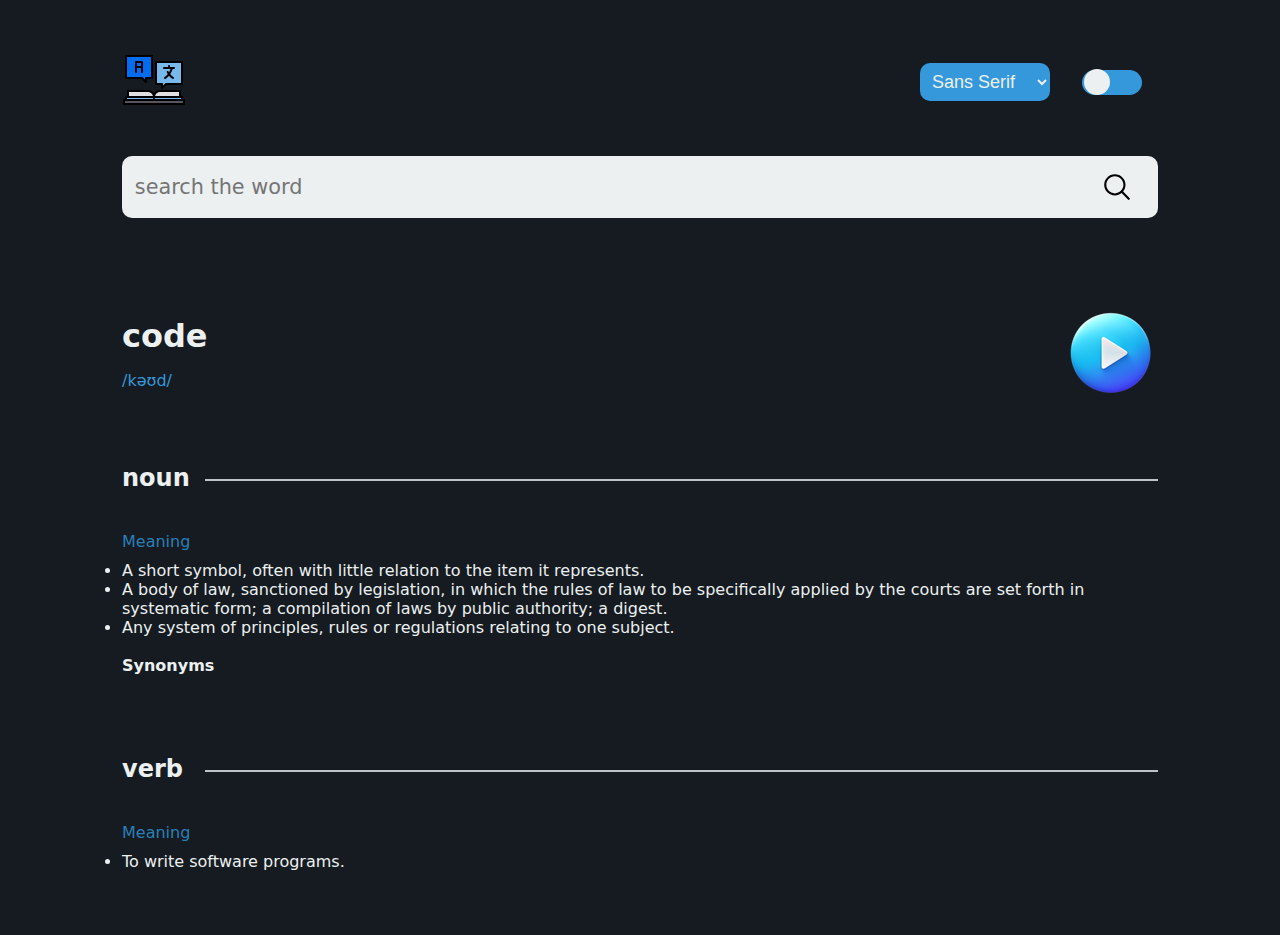
<file: dictionary/index.html>
<!DOCTYPE html>
<html lang="en">
	<head>
		<meta charset="UTF-8" />
		<meta name="viewport" content="width=device-width, initial-scale=1.0" />
		<link rel="stylesheet" href="style.css" />
		<title>Vanilla Javascript Dictionary App</title>
	</head>
	<body class="dark">
		<header>
			<div class="container">
				<nav>
					<div class="logo">
						<img src="./images/logo.png" alt="" />
					</div>
					<div class="content">
						<select name="" id="">
							<option value="sans-serif">Sans Serif</option>
							<option value="system-ui">System</option>
							<option value="monospace">Monospace</option>
							<option value="serif">Serif</option>
						</select>

						<label class="switch">
							<input type="checkbox" />
							<span class="slider round"></span>
						</label>
					</div>
				</nav>

				<form action="">
					<input type="text" placeholder="search the word" />
					<img src="./images/search.svg" class="search" alt="" />
				</form>
			</div>
		</header>

		<section class="result">
			<div class="container">
				<div class="result_header">
					<div class="">
						<h2 class="word">code</h2>
						<p class="phonetics">/kəʊd/</p>
					</div>

					<img src="./images/play-3d.png" alt="" />
				</div>
				<div class="result_noun">
					<h3>noun</h3>
					<p>Meaning</p>
					<ul class="result_meanings_noun">
						<li>
							A short symbol, often with little relation to the item it
							represents.
						</li>
						<li>
							A body of law, sanctioned by legislation, in which the rules of
							law to be specifically applied by the courts are set forth in
							systematic form; a compilation of laws by public authority; a
							digest.
						</li>

						<li>
							Any system of principles, rules or regulations relating to one
							subject.
						</li>
					</ul>
					<br />
					<h4>Synonyms</h4>
					<div class="result_synonyms"></div>
				</div>

				<div class="result_verb">
					<h3>verb</h3>
					<p>Meaning</p>
					<ul class="result_meanings_verb">
						<li>To write software programs.</li>
					</ul>
				</div>
			</div>
		</section>
		<script src="index.js" defer></script>
	</body>
</html>
</file>
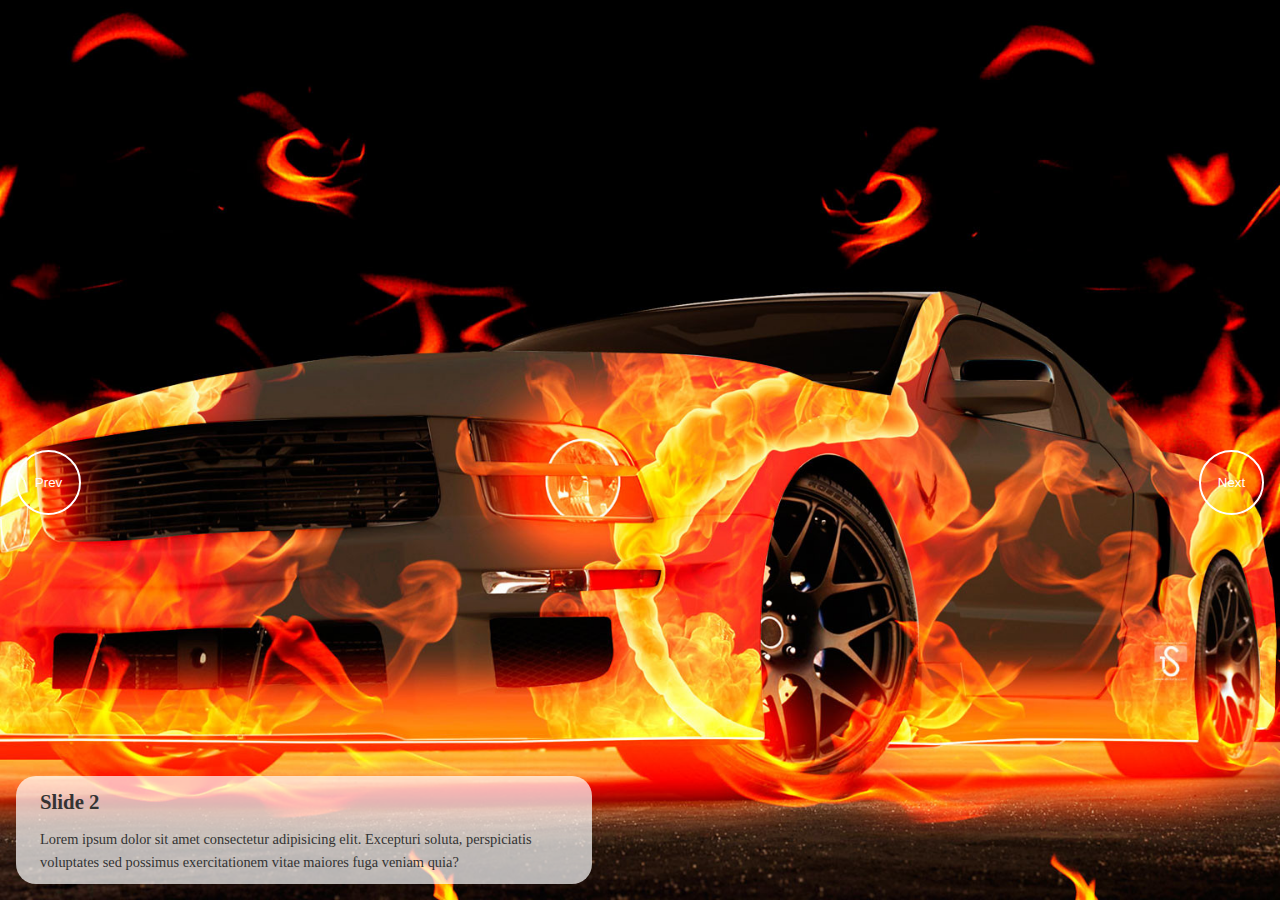
<file: responsive_image_slider/index.html>
<!DOCTYPE html>
<html lang="en">
	<head>
		<meta charset="UTF-8" />
		<meta name="viewport" content="width=device-width, initial-scale=1.0" />
		<title>Full screen slider</title>
		<link rel="stylesheet" href="style.css" />
	</head>
	<body>
		<div class="slider">
			<div class="slide">
				<div class="content">
					<h1>Slide 1</h1>
					<p>
						Lorem ipsum dolor sit amet consectetur adipisicing elit. Excepturi
						soluta, perspiciatis voluptates sed possimus exercitationem vitae
						maiores fuga veniam quia?
					</p>
				</div>
			</div>
			<div class="slide current">
				<div class="content">
					<h1>Slide 2</h1>
					<p>
						Lorem ipsum dolor sit amet consectetur adipisicing elit. Excepturi
						soluta, perspiciatis voluptates sed possimus exercitationem vitae
						maiores fuga veniam quia?
					</p>
				</div>
			</div>
			<div class="slide">
				<div class="content">
					<h1>Slide 3</h1>
					<p>
						Lorem ipsum dolor sit amet consectetur adipisicing elit. Excepturi
						soluta, perspiciatis voluptates sed possimus exercitationem vitae
						maiores fuga veniam quia?
					</p>
				</div>
			</div>
			<div class="slide">
				<div class="content">
					<h1>Slide 4</h1>
					<p>
						Lorem ipsum dolor sit amet consectetur adipisicing elit. Excepturi
						soluta, perspiciatis voluptates sed possimus exercitationem vitae
						maiores fuga veniam quia?
					</p>
				</div>
			</div>
			<div class="slide">
				<div class="content">
					<h1>Slide 5</h1>
					<p>
						Lorem ipsum dolor sit amet consectetur adipisicing elit. Excepturi
						soluta, perspiciatis voluptates sed possimus exercitationem vitae
						maiores fuga veniam quia?
					</p>
				</div>
			</div>
			<div class="slide">
				<div class="content">
					<h1>Slide 6</h1>
					<p>
						Lorem ipsum dolor sit amet consectetur adipisicing elit. Excepturi
						soluta, perspiciatis voluptates sed possimus exercitationem vitae
						maiores fuga veniam quia?
					</p>
				</div>
			</div>
		</div>
		<div class="buttons">
			<!-- TODO: use arrow icons -->
			<button id="prev">Prev</button>
			<button id="next">Next</button>
		</div>

		<script src="script.js"></script>
	</body>
</html>
</file>
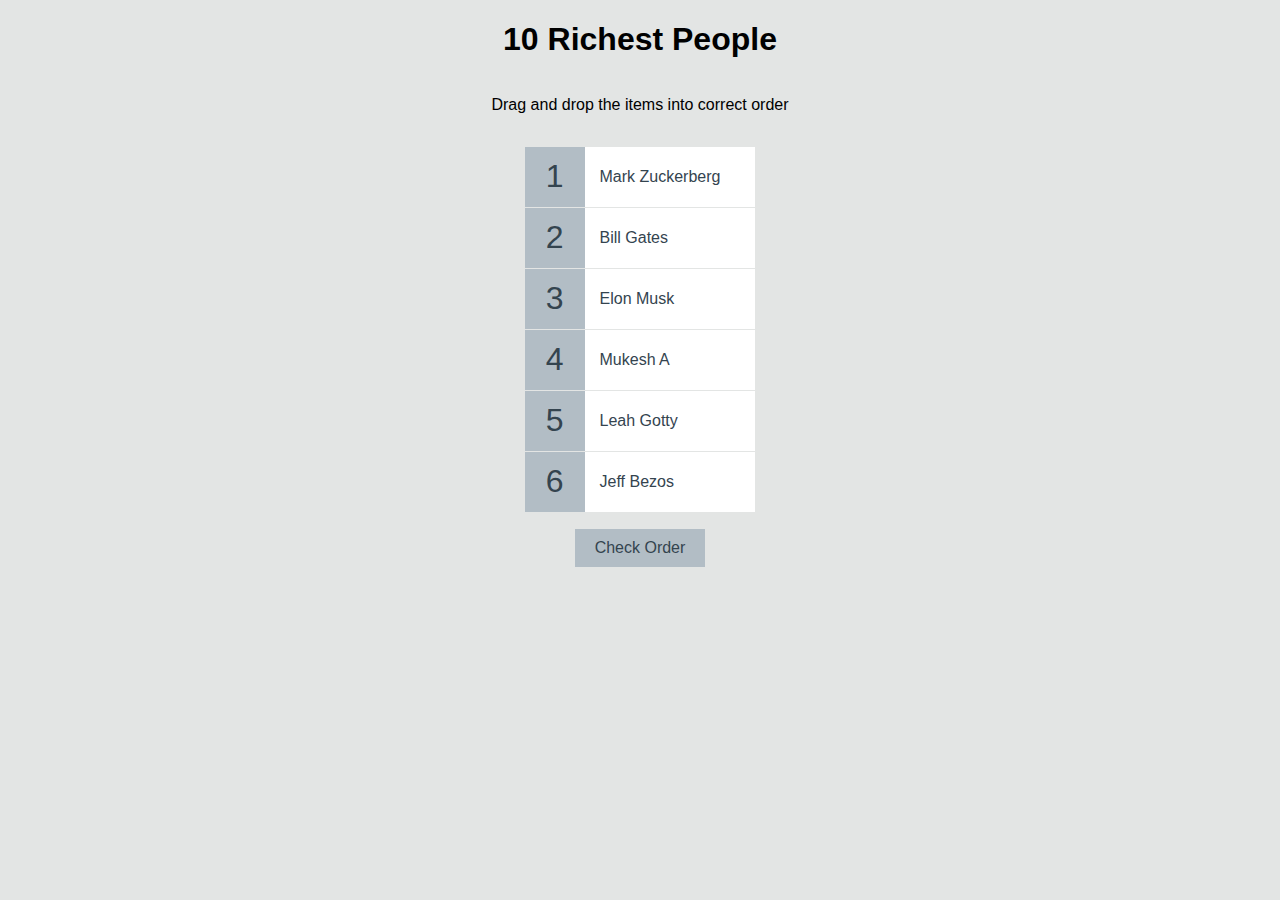
<file: sortable-dnd-list/index.html>
<!DOCTYPE html>
<html lang="en">
	<head>
		<meta charset="UTF-8" />
		<meta name="viewport" content="width=device-width, initial-scale=1.0" />
		<title>DND List</title>
		<link rel="stylesheet" href="style.css" />
	</head>
	<body>
		<h1>10 Richest People</h1>
		<p>Drag and drop the items into correct order</p>
		<ul class="draggable-list" id="draggable-list"></ul>
		<button class="check-btn" id="check">Check Order</button>

		<script src="script.js"></script>
	</body>
</html>
</file>
<file: dictionary/style.css>
:root {
	/* Light Mode Colors */
	--light-primary-color: #3498db;
	--light-secondary-color: #2ecc71;
	--light-accent-color: #e74c3c;
	--light-background-color: #ecf0f1;
	--light-text-color: #34495e;
	--light-border-color: #bdc3c7;
	--light-link-color: #2980b9;

	/* Dark Mode Colors */
	--dark-primary-color: #1a5276;
	--dark-secondary-color: #27ae60;
	--dark-accent-color: #c0392b;
	--dark-background-color: #151b20;
	--dark-text-color: #ecf0f1;
	--dark-border-color: #7f8c8d;
	--dark-link-color: #3498db;

	/* Common Colors */
	--common-link-hover-color: #1abc9c;
}
* {
	padding: 0;
	margin: 0;
	box-sizing: border-box;
}
body {
	font-family: system-ui, -apple-system, BlinkMacSystemFont, "Segoe UI", Roboto,
		sans-serif;
	background-color: var(--light-background-color);
	color: var(--light-text-color);
}

body.dark {
	background-color: var(--dark-background-color);
	color: var(--dark-text-color);
}

.container {
	max-width: 1100px;
	width: 100%;
	overflow: hidden;
	padding: 0 2rem;
	margin: 0 auto;
}

header {
	padding: 3rem 0;
}

nav {
	display: flex;
	align-items: center;
	justify-content: space-between;
}
.content {
	display: flex;
	align-items: center;
}
.content select {
	border: none;
	padding: 0.5rem;
	margin-right: 2rem;
	background-color: var(--light-primary-color);
	color: var(--light-background-color);
	border-radius: 10px;
	font-size: large;
}
.content img {
	width: 2rem;
	height: 2rem;
}

.switch {
	position: relative;
	display: inline-block;
	width: 60px;
	height: 25px;
	margin-right: 1rem;
}

.switch input {
	opacity: 0;
	width: 0;
	height: 0;
}
/* input[type="checkbox"] {
	display: none;
} */
.slider {
	position: absolute;
	cursor: pointer;
	/* inset: 0; */
	top: 0;
	left: 0;
	right: 0;
	bottom: 0;
	background-color: var(--light-primary-color);
	border-radius: 34px;
}

.slider::before {
	position: absolute;
	content: "";
	height: 26px;
	width: 26px;
	border-radius: 50%;
	left: 2px;
	bottom: 0;
	background-color: var(--light-background-color);
	transition: 0.4s ease-in-out;
}
/* Rounded sliders */
/* .slider.round {
	border-radius: 34px;
} */

input:checked + .slider {
	background-color: var(--light-accent-color);
}
input:checked + .slider::before {
	transform: translateX(26px);
}
input:focus + .slider {
	box-shadow: 0 0 1px var(--dark-link-color);
}

form {
	margin: 2.5rem 0;
	position: relative;
}

form input {
	width: 100%;
	background-color: var(--dark-text-color);
	padding: 1.2rem 0.8rem;
	outline: none;
	border: none;
	border-radius: 10px;
	font-size: 1.3rem;
	font-family: inherit;
}

form input:focus {
	border: 1px solid var(--light-link-color);
}

form img {
	width: 2rem;
	height: 2rem;
	object-fit: cover;
	top: 50%;
	left: 96%;
	transform: translate(-50%, -50%);
	position: absolute;
	cursor: pointer;
}
.result_header {
	display: flex;
	align-items: center;
	justify-content: space-between;
}
.result_header h2 {
	font-size: 2rem;
	margin-bottom: 1rem;
}
.result_header p {
	color: var(--dark-link-color);
}
.result_header img {
	cursor: pointer;
}

.result_header img:hover {
	opacity: 0.7;
}
.result_noun,
.result_verb {
	margin: 4rem 0;
}
.result_noun h3,
.result_verb h3 {
	font-size: 1.5rem;
	margin-bottom: 2.5rem;
	position: relative;
}

.result_noun h3::after,
.result_verb h3::after,
.result_synonyms h3::after {
	position: absolute;
	content: "";
	width: 92%;
	height: 2px;
	background-color: var(--light-border-color);
	top: 15px;
	bottom: 0;
	right: 0;
}

.result_noun > p,
.result_verb > p {
	color: var(--light-link-color);
	margin-bottom: 10px;
}
.result_meanings {
	margin: 2rem 0;
}

.result_meanings li {
	list-style-type: none;
	margin: 1rem 0;
	display: flex;
	align-items: center;
	margin-left: 2rem;
}
.result_meanings li::before {
	content: "\2022";
	color: var(--light-link-color);
	font-size: 1.5rem;
	width: 1rem;
	padding-right: 1.5rem;
}

.result_synonyms {
	display: flex;
	gap: 10px;
	color: white;
	justify-content: center;
	align-items: center;
	flex-wrap: wrap;
	margin-top: 1rem;
}
</file>
<file: responsive_image_slider/style.css>
/* TODO: import font family */

* {
	box-sizing: border-box;
	margin: 0;
	padding: 0;
}

body {
	/*TODO: use imported fonts here */
	font-family: "Trebuchet MS", "Lucida Sans Unicode";
	background-color: #333;
	color: aliceblue;
	line-height: 1.6;
	position: relative;
}

p {
	font-size: 0.9rem;
}

.slider {
	/**we gonna position stuff absolute */
	position: relative;
	overflow: hidden;
	/**dvh supported in chrome 118 for other browsers use vh or other units */
	height: 100dvh;
	width: 100vw;
}
.slide {
	position: absolute;
	top: 0;
	left: 0;
	width: 100%;
	height: 100%;
	opacity: 0;
	transition: opacity 0.5s ease;
	/**see css nesting rules for compound selectors*/
	&.current {
		opacity: 1;

		& .content {
			opacity: 1;
			transform: translateX(4rem);
			transition: all 0.5s ease 0.3s;

			@media (max-width: 500px) {
				transform: translateY(-300px);
			}
		}
	}
	/**selector rule for children selector  */
	.content {
		padding: 0.6rem 1.5rem;
		position: absolute;
		border-radius: 20px;
		bottom: 1rem;
		left: -3rem;
		opacity: 0;
		width: 45vw;
		background-color: rgba(255, 255, 255, 0.7);
		color: #333;

		@media (max-width: 500px) {
			bottom: -300px;
			left: 0;
			width: 100%;
		}

		& h1 {
			margin-bottom: 0.6rem;
			font-size: 1.3rem;
		}
	}

	&:first-child {
		background: url("./images/picture1.jpg") no-repeat center center/cover;
	}
	&:nth-child(2) {
		background: url("./images/picture2.jpg") no-repeat center center/cover;
	}
	&:nth-child(3) {
		background: url("./images/picture3.jpg") no-repeat center center/cover;
	}
	&:nth-child(4) {
		background: url("./images/picture4.jpg") no-repeat center center/cover;
	}
	&:nth-child(5) {
		background: url("./images/picture5.jpg") no-repeat center center/cover;
	}
	&:nth-child(6) {
		background: url("./images/picture6.jpg") no-repeat center center/cover;
	}
}
button {
	border: 2px solid #fff;
	border-radius: 50%;
	width: 65px;
	height: 65px;
	background-color: transparent;
	color: #fff;
	cursor: pointer;
	padding: 0.6rem 1rem;
	&:hover {
		background-color: #fff;
		color: black;
	}

	&#next {
		position: absolute;
		top: 50%;
		right: 1rem;
	}
	&#prev {
		position: absolute;
		top: 50%;
		left: 1rem;
	}
}
</file>
<file: sortable-dnd-list/style.css>
:root {
	--border-color: #e3e5e4;
	--background-color: rgb(178, 189, 197);
	--text-color: #34444f;
}
* {
	box-sizing: border-box;
}
body {
	background-color: var(--border-color);
	display: flex;
	flex-direction: column;
	align-items: center;
	justify-content: flex-start;
	height: 100dvh;
	margin: 0;
	font-family: "Trebuchet MS", sans-serif;
}

.draggable-list {
	border: 1px solid var(--border-color);
	color: var(--text-color);
	padding: 0;
	list-style-type: none;

	& li {
		background-color: white;
		display: flex;
		flex: 1;

		&:not(:last-of-type) {
			border-bottom: 1px solid var(--border-color);
		}
	}
	& .number {
		background-color: var(--background-color);
		display: flex;
		align-items: center;
		justify-content: center;
		font-size: 2rem;
		height: 60px;
		width: 60px;
	}

	& .draggable {
		cursor: pointer;
		display: flex;
		align-items: center;
		justify-content: space-between;
		padding: 15px;
		flex: 1;
		& .name {
			margin: 0 20px 0 0;
		}
	}
}
.draggable-list li.right .name {
	color: #a61ad1;
}
.draggable-list li.wrong .name {
	color: #ff3838;
}
.draggable-list li.over .draggable {
	background-color: #eaeaea;
}
.check-btn {
	background-color: var(--background-color);
	border: none;
	color: var(--text-color);
	font-size: 1rem;
	padding: 10px 20px;
	cursor: pointer;

	&:active {
		transform: scale(0.98);
	}
	&:focus {
		outline: none;
	}
}
</file>
